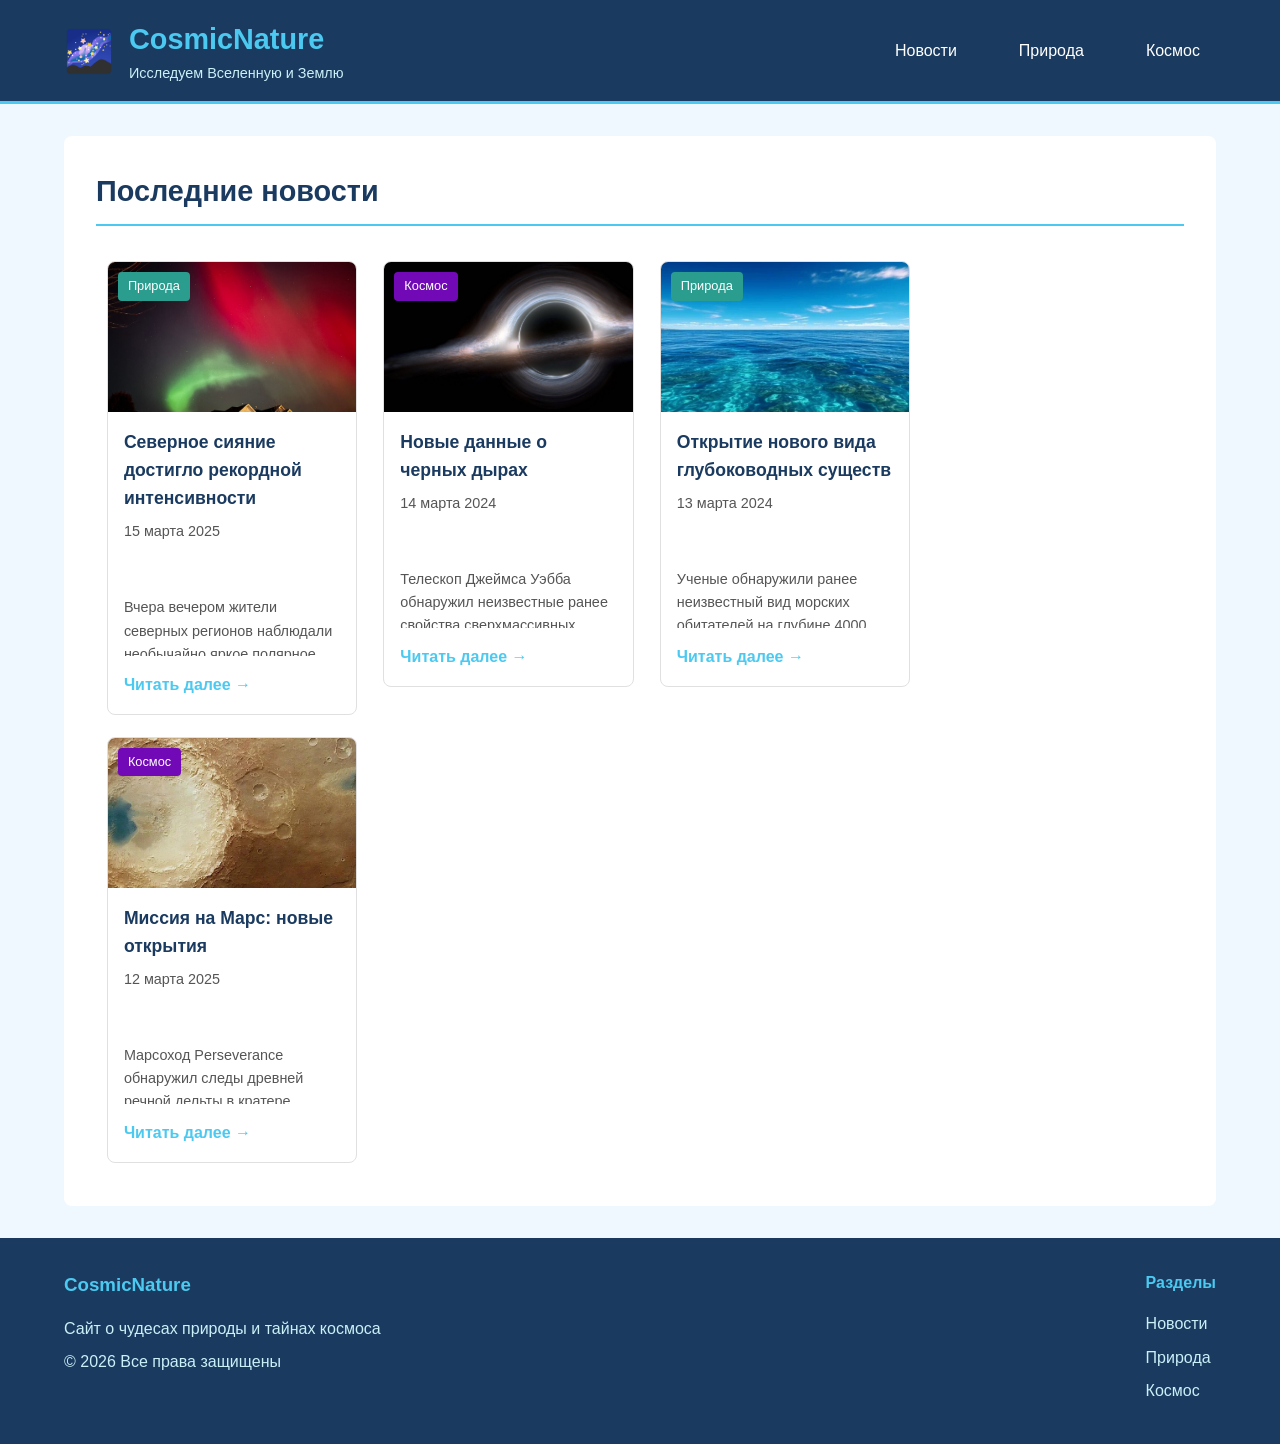
<file: rw/index.html>
<!DOCTYPE html>
<head>
    <meta charset="UTF-8">
    <meta name="Новости" content="Все обо всем">
   <title>Новости природы и космоса | CosmicNature</title>
    <link rel="stylesheet" href="style.css">
</head>
<body>
    <header class="site-header">
        <div class="header-container">
            <div class="logo">
                <div class="logo-icon">🌌</div>
                <div>
                    <h1 class="logo-text">CosmicNature</h1>
                    <p class="logo-tagline">Исследуем Вселенную и Землю</p>
                </div>
            </div>
            <nav class="main-nav">
                <ul>
                    <li><a href="index.html" class="nav-link">Новости</a></li>
                    <li><a href="nature.html" class="nav-link">Природа</a></li>
                    <li><a href="space.html" class="nav-link">Космос</a></li>
                </ul>
            </nav>
        </div>
    </header>

    <main class="main-content">
        <section id="news" class="news-section">
            <h2 class="section-title">Последние новости</h2>
            <div class="news-grid">
                <article class="news-card">
                    <div class="news-category nature-category">Природа</div>
                    <img src="light.jpg" alt="Северное сияние" class="news-image">
                    <div class="news-content">
                        <h3>Северное сияние достигло рекордной интенсивности</h3>
                        <p class="news-date">15 марта 2025</p>
                        <p>Вчера вечером жители северных регионов наблюдали необычайно яркое полярное сияние...</p>
                        <a href="severnoe.html" class="read-more">Читать далее →</a>
                    </div>
                </article>

                <article class="news-card">
                    <div class="news-category space-category">Космос</div>
                    <img src="hole.jpg" alt="Галактика" class="news-image">
                    <div class="news-content">
                        <h3>Новые данные о черных дырах</h3>
                        <p class="news-date">14 марта 2024</p>
                        <p>Телескоп Джеймса Уэбба обнаружил неизвестные ранее свойства сверхмассивных черных дыр...</p>
                        <a href="black.html" class="read-more">Читать далее →</a>
                    </div>
                </article>

                <article class="news-card">
                    <div class="news-category nature-category">Природа</div>
                    <img src="sea.jpg" alt="Океан" class="news-image">
                    <div class="news-content">
                        <h3>Открытие нового вида глубоководных существ</h3>
                        <p class="news-date">13 марта 2024</p>
                        <p>Ученые обнаружили ранее неизвестный вид морских обитателей на глубине 4000 метров...</p>
                        <a href="fish.html" class="read-more">Читать далее →</a>
                    </div>
                </article>

                <article class="news-card">
                    <div class="news-category space-category">Космос</div>
                    <img src="mars.jpg" alt="Вода на Марсе" class="news-image">
                    <div class="news-content">
                        <h3>Миссия на Марс: новые открытия</h3>
                        <p class="news-date">12 марта 2025</p>
                        <p>Марсоход Perseverance обнаружил следы древней речной дельты в кратере Езеро...</p>
                        <a href="mars.html" class="read-more">Читать далее →</a>
                    </div>
                </article>
            </div>
        </section>
    </main>

    <footer class="site-footer">
        <div class="footer-container">
            <div class="footer-info">
                <h3>CosmicNature</h3>
                <p>Сайт о чудесах природы и тайнах космоса</p>
                <p>© 2026 Все права защищены</p>
            </div>
            <div class="footer-links">
                <h4>Разделы</h4>
                <ul>
                    <li><a href="index.html#news">Новости</a></li>
                    <li><a href="nature.html">Природа</a></li>
                    <li><a href="space.html">Космос</a></li>
                </ul>
            </div>
        </div>
    </footer>
</body>
</html>
</file>
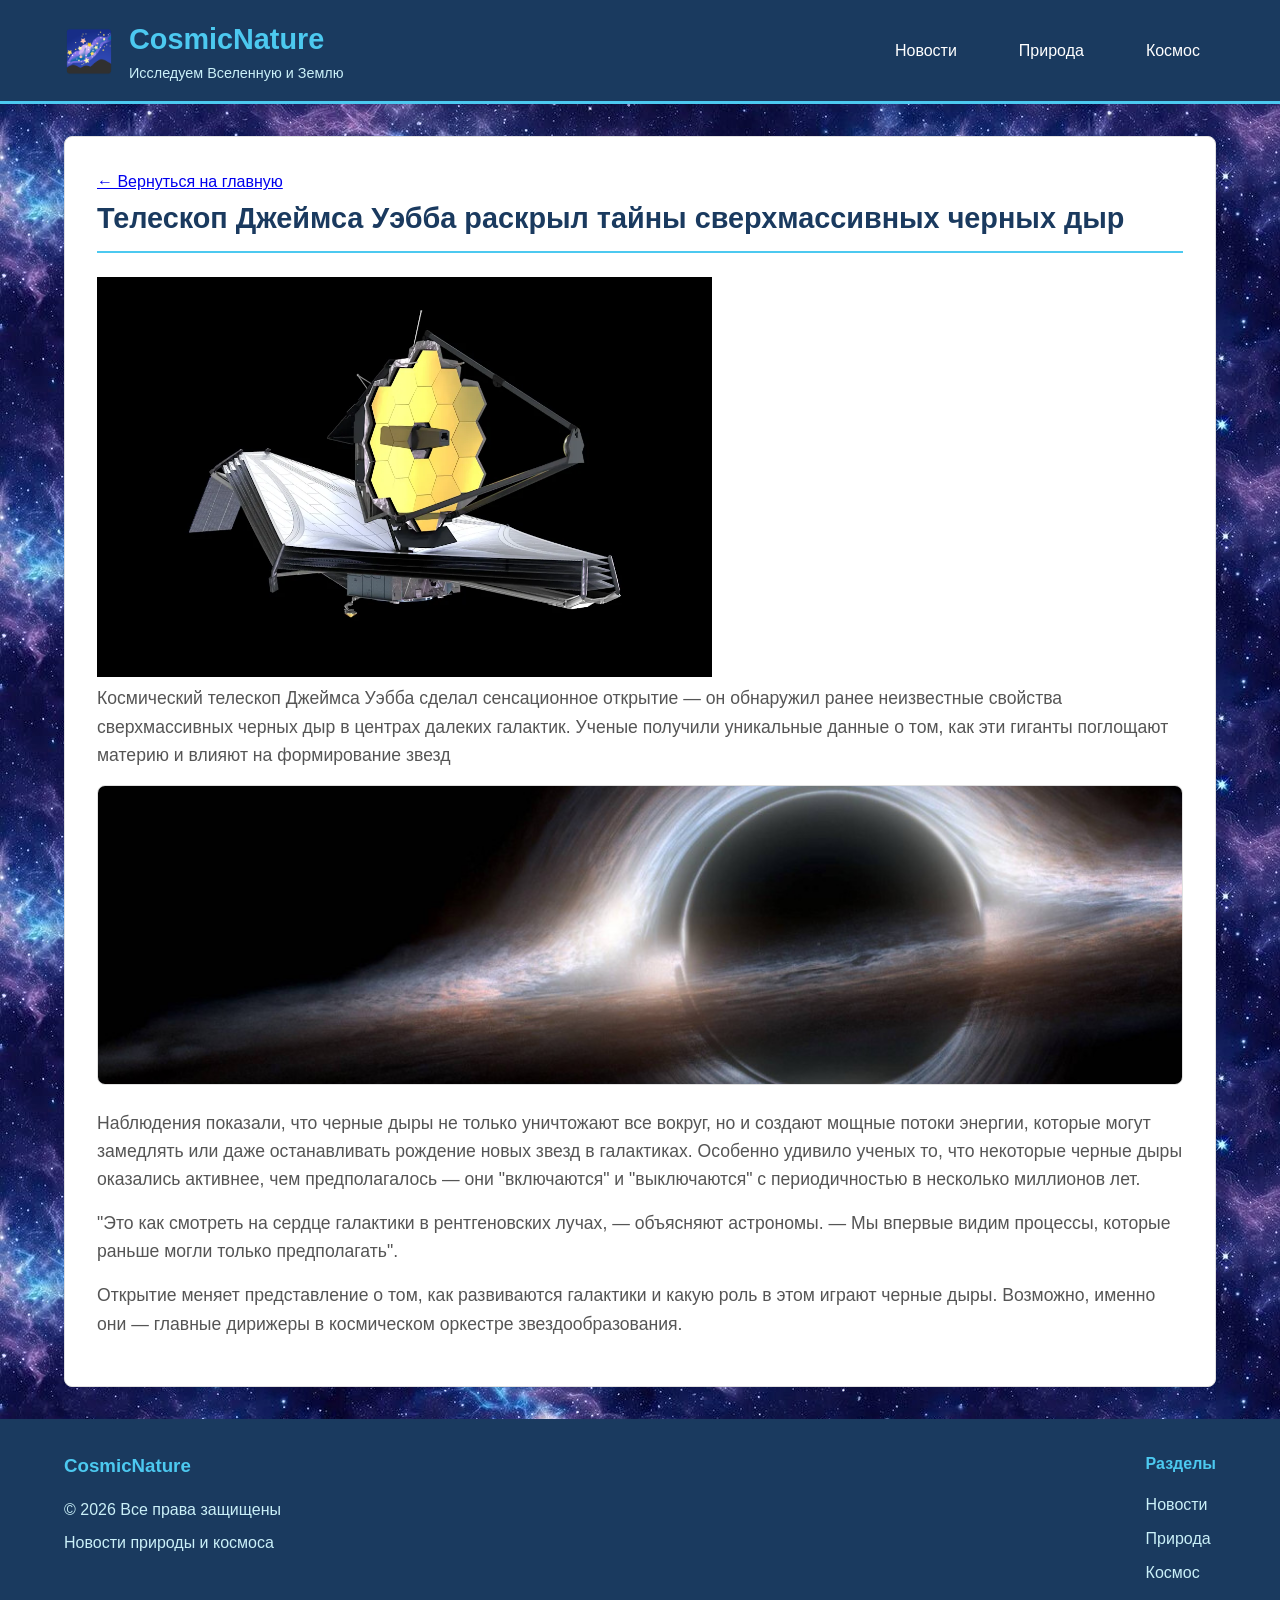
<file: rw/black.html>
<!DOCTYPE html>
<head>
    <meta charset="UTF-8">
    <meta name="Новости" content="Все обо всем">
   <title>Новости природы и космоса | CosmicNature</title>
    <link rel="stylesheet" href="style.css">
    <link rel="stylesheet" href="news.css">
</head>
<body class="cosmos">
    <header class="site-header">
        <div class="header-container">
            <div class="logo">
                <div class="logo-icon">🌌</div>
                <div>
                    <h1 class="logo-text">CosmicNature</h1>
                    <p class="logo-tagline">Исследуем Вселенную и Землю</p>
                </div>
            </div>
            <nav class="main-nav">
                <ul>
                    <li><a href="index.html" class="nav-link">Новости</a></li>
                    <li><a href="nature.html" class="nav-link">Природа</a></li>
                    <li><a href="space.html" class="nav-link">Космос</a></li>
                </ul>
            </nav>
        </div>
    </header>
    <main class="main-content">
        <article class="info">
            <div class="article-back">
                <a href="index.html" class="back-button">← Вернуться на главную</a>
            </div>
            <h2>Телескоп Джеймса Уэбба раскрыл тайны сверхмассивных черных дыр</h2>
            <img src="yeb.webp" class="ome" alt="Телескоп">
            <p>Космический телескоп Джеймса Уэбба сделал сенсационное открытие — он обнаружил ранее неизвестные свойства сверхмассивных черных дыр в центрах далеких галактик. Ученые получили уникальные данные о том, как эти гиганты поглощают материю и влияют на формирование звезд</p>
            <img src="hole.jpg" class="image" alt="Черная дыра">
            <p>Наблюдения показали, что черные дыры не только уничтожают все вокруг, но и создают мощные потоки энергии, которые могут замедлять или даже останавливать рождение новых звезд в галактиках. Особенно удивило ученых то, что некоторые черные дыры оказались активнее, чем предполагалось — они "включаются" и "выключаются" с периодичностью в несколько миллионов лет.</p>
            <p>"Это как смотреть на сердце галактики в рентгеновских лучах, — объясняют астрономы. — Мы впервые видим процессы, которые раньше могли только предполагать".</p>
            <p>Открытие меняет представление о том, как развиваются галактики и какую роль в этом играют черные дыры. Возможно, именно они — главные дирижеры в космическом оркестре звездообразования.</p>
        </article>

    </main>
    <footer class="site-footer">
        <div class="footer-container">
            <div class="footer-info">
                <h3>CosmicNature</h3>
                <p>© 2026 Все права защищены</p>
                <p>Новости природы и космоса</p>
            </div>
            <div class="footer-links">
                <h4>Разделы</h4>
                <ul>
                    <li><a href="index.html">Новости</a></li>
                    <li><a href="nature.html">Природа</a></li>
                    <li><a href="space.html">Космос</a></li>
                </ul>
            </div>
        </div>
    </footer>
</body>
</html>
</file>
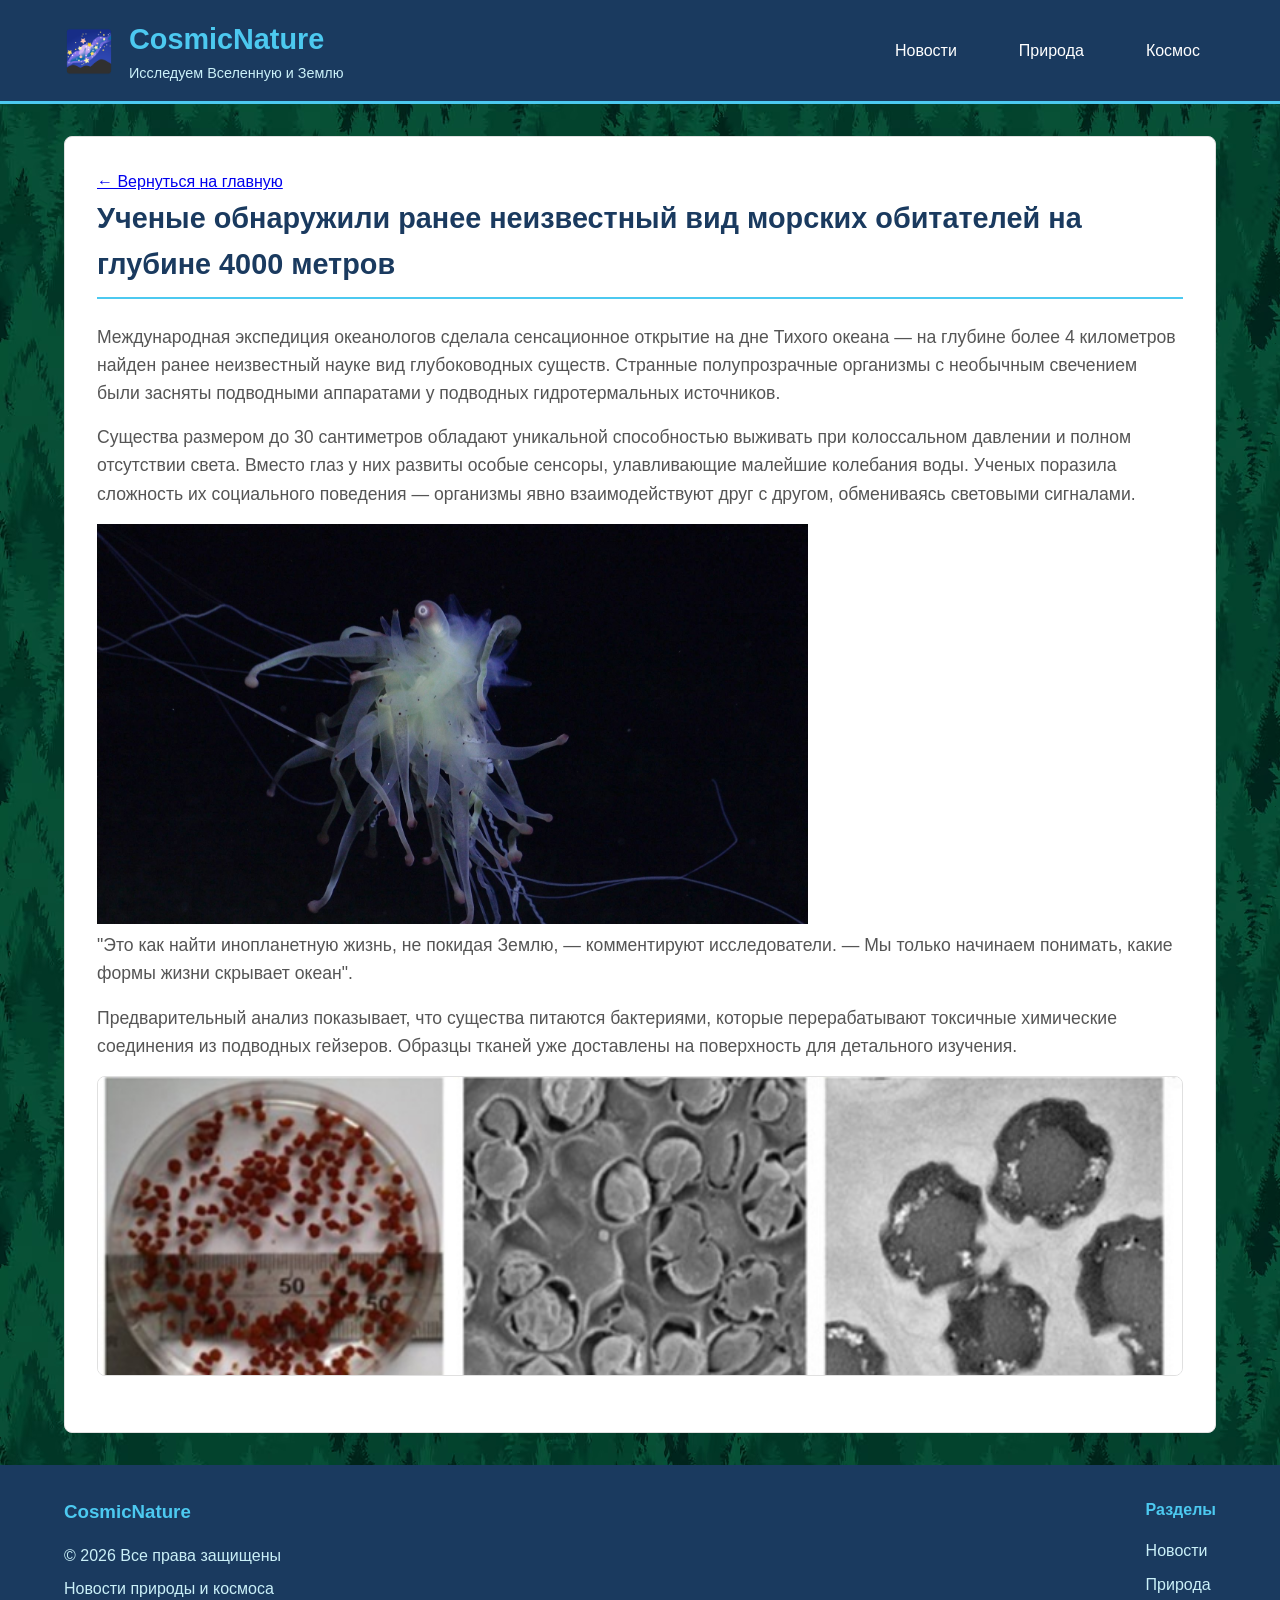
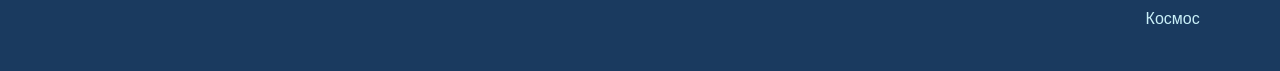
<file: rw/fish.html>
<!DOCTYPE html>
<head>
    <meta charset="UTF-8">
    <meta name="Новости" content="Все обо всем">
   <title>Новости природы и космоса | CosmicNature</title>
    <link rel="stylesheet" href="style.css">
    <link rel="stylesheet" href="news.css">
</head>
<body class="nature">
    <header class="site-header">
        <div class="header-container">
            <div class="logo">
                <div class="logo-icon">🌌</div>
                <div>
                    <h1 class="logo-text">CosmicNature</h1>
                    <p class="logo-tagline">Исследуем Вселенную и Землю</p>
                </div>
            </div>
            <nav class="main-nav">
                <ul>
                    <li><a href="index.html" class="nav-link">Новости</a></li>
                    <li><a href="nature.html" class="nav-link">Природа</a></li>
                    <li><a href="space.html" class="nav-link">Космос</a></li>
                </ul>
            </nav>
        </div>
    </header>
    <main class="main-content">
        <article class="info">
            <div class="article-back">
                <a href="index.html" class="back-button">← Вернуться на главную</a>
            </div>
            <h2>Ученые обнаружили ранее неизвестный вид морских обитателей на глубине 4000 метров</h2>
            <p>Международная экспедиция океанологов сделала сенсационное открытие на дне Тихого океана — на глубине более 4 километров найден ранее неизвестный науке вид глубоководных существ. Странные полупрозрачные организмы с необычным свечением были засняты подводными аппаратами у подводных гидротермальных источников.</p>
            <p>Существа размером до 30 сантиметров обладают уникальной способностью выживать при колоссальном давлении и полном отсутствии света. Вместо глаз у них развиты особые сенсоры, улавливающие малейшие колебания воды. Ученых поразила сложность их социального поведения — организмы явно взаимодействуют друг с другом, обмениваясь световыми сигналами.</p>
            <img src="riba.jpg" class="ome" alt="Существо">
            <p>"Это как найти инопланетную жизнь, не покидая Землю, — комментируют исследователи. — Мы только начинаем понимать, какие формы жизни скрывает океан".</p>
            <p>Предварительный анализ показывает, что существа питаются бактериями, которые перерабатывают токсичные химические соединения из подводных гейзеров. Образцы тканей уже доставлены на поверхность для детального изучения.</p>
            <img src="makro.jpg" alt="Бактерии" class="image">
        </article>
    </main>
    <footer class="site-footer">
        <div class="footer-container">
            <div class="footer-info">
                <h3>CosmicNature</h3>
                <p>© 2026 Все права защищены</p>
                <p>Новости природы и космоса</p>
            </div>
            <div class="footer-links">
                <h4>Разделы</h4>
                <ul>
                    <li><a href="index.html">Новости</a></li>
                    <li><a href="nature.html">Природа</a></li>
                    <li><a href="space.html">Космос</a></li>
                </ul>
            </div>
        </div>
    </footer>
</body>
</html>
</file>
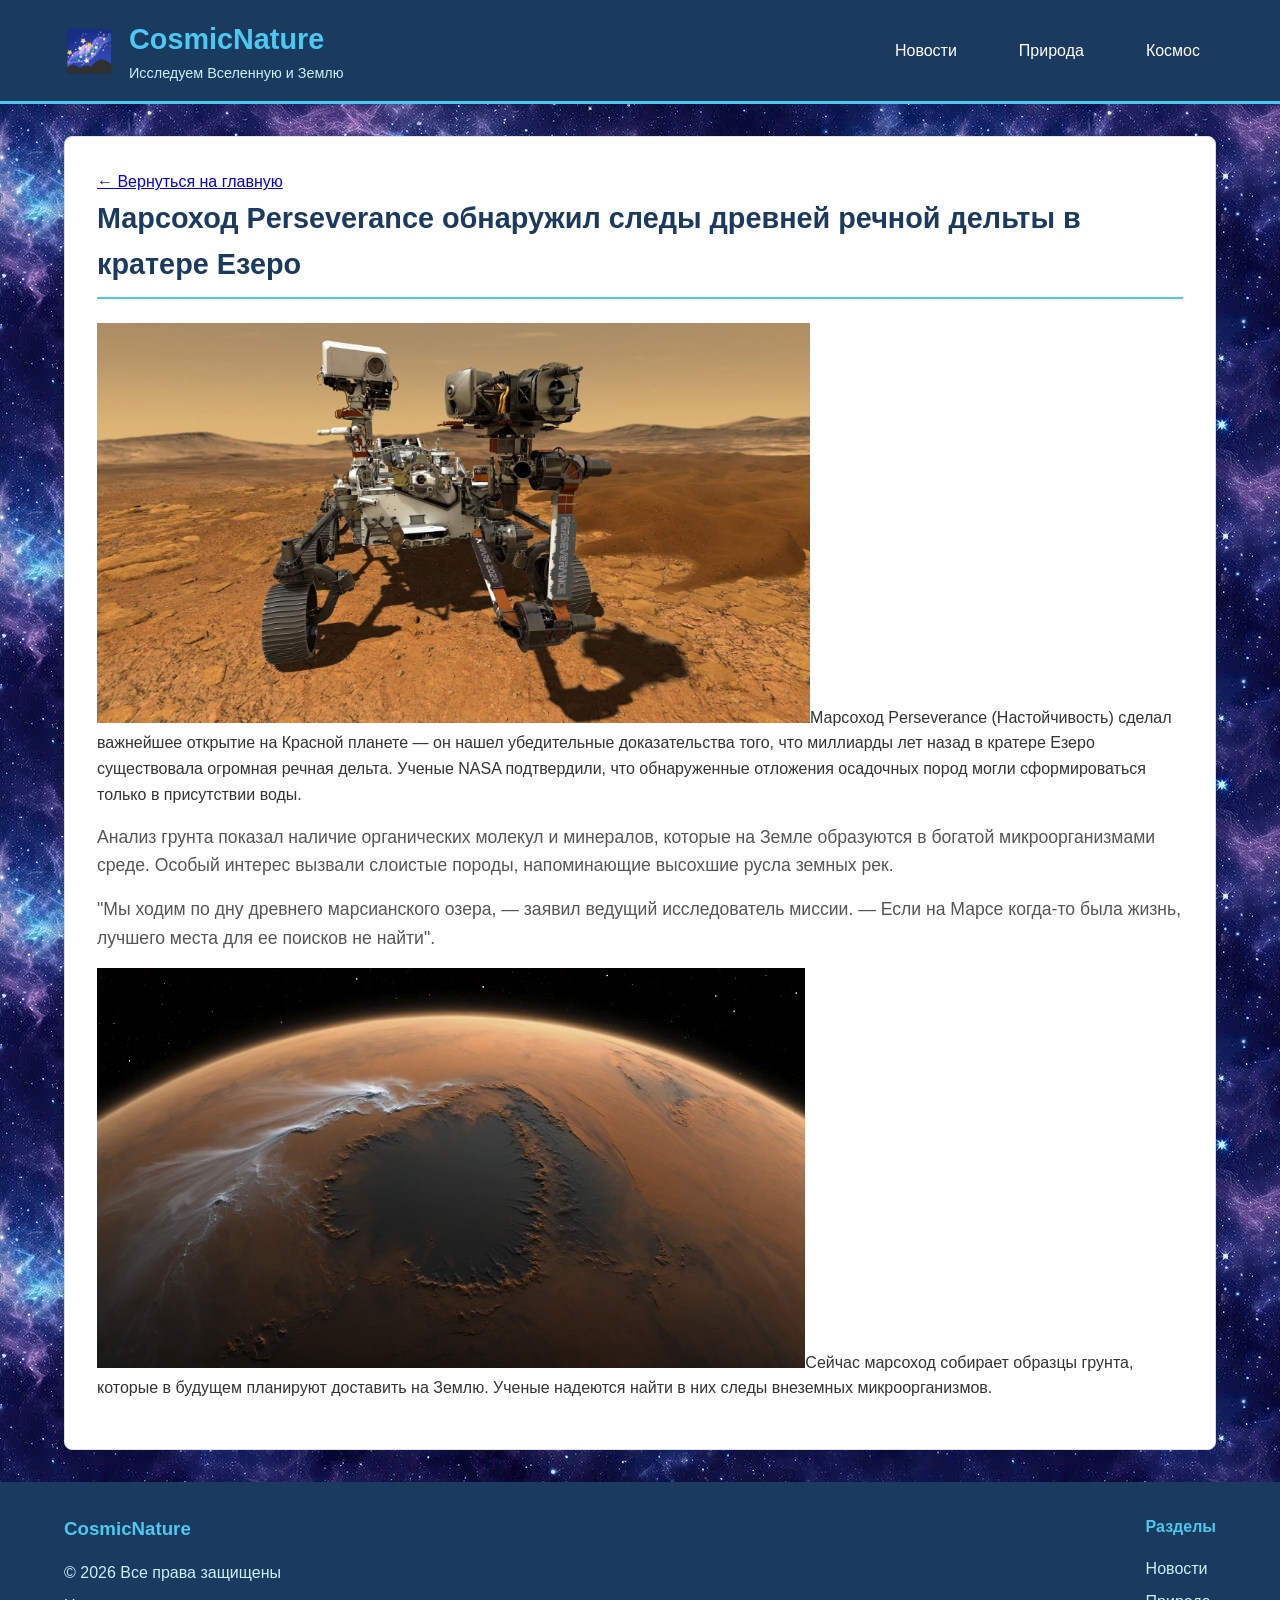
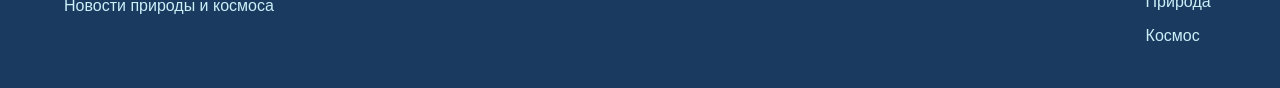
<file: rw/mars.html>
<!DOCTYPE html>
<head>
    <meta charset="UTF-8">
    <meta name="Новости" content="Все обо всем">
   <title>Новости природы и космоса | CosmicNature</title>
    <link rel="stylesheet" href="style.css">
    <link rel="stylesheet" href="news.css">
</head>
<body class="cosmos">
    <header class="site-header">
        <div class="header-container">
            <div class="logo">
                <div class="logo-icon">🌌</div>
                <div>
                    <h1 class="logo-text">CosmicNature</h1>
                    <p class="logo-tagline">Исследуем Вселенную и Землю</p>
                </div>
            </div>
            <nav class="main-nav">
                <ul>
                    <li><a href="index.html" class="nav-link">Новости</a></li>
                    <li><a href="nature.html" class="nav-link">Природа</a></li>
                    <li><a href="space.html" class="nav-link">Космос</a></li>
                </ul>
            </nav>
        </div>
    </header>
    <main class="main-content">
        <article class="info">
            <div class="article-back">
                <a href="index.html" class="back-button">← Вернуться на главную</a>
            </div>
            <h2>Марсоход Perseverance обнаружил следы древней речной дельты в кратере Езеро</h2>
            <img src="marso.jpg" alt="Марсоход" class="ome"
            <p>Марсоход Perseverance (Настойчивость) сделал важнейшее открытие на Красной планете — он нашел убедительные доказательства того, что миллиарды лет назад в кратере Езеро существовала огромная речная дельта. Ученые NASA подтвердили, что обнаруженные отложения осадочных пород могли сформироваться только в присутствии воды.</p>
            <p>Анализ грунта показал наличие органических молекул и минералов, которые на Земле образуются в богатой микроорганизмами среде. Особый интерес вызвали слоистые породы, напоминающие высохшие русла земных рек.</p>
            <p>"Мы ходим по дну древнего марсианского озера, — заявил ведущий исследователь миссии. — Если на Марсе когда-то была жизнь, лучшего места для ее поисков не найти".</p>
            <img src="mas.png" class="ome" alt="Вода на Марсе"
            <p>Сейчас марсоход собирает образцы грунта, которые в будущем планируют доставить на Землю. Ученые надеются найти в них следы внеземных микроорганизмов.</p>
        </article>
    </main>
    <footer class="site-footer">
        <div class="footer-container">
            <div class="footer-info">
                <h3>CosmicNature</h3>
                <p>© 2026 Все права защищены</p>
                <p>Новости природы и космоса</p>
            </div>
            <div class="footer-links">
                <h4>Разделы</h4>
                <ul>
                    <li><a href="index.html">Новости</a></li>
                    <li><a href="nature.html">Природа</a></li>
                    <li><a href="space.html">Космос</a></li>
                </ul>
            </div>
        </div>
    </footer>
</body>
</html>
</file>
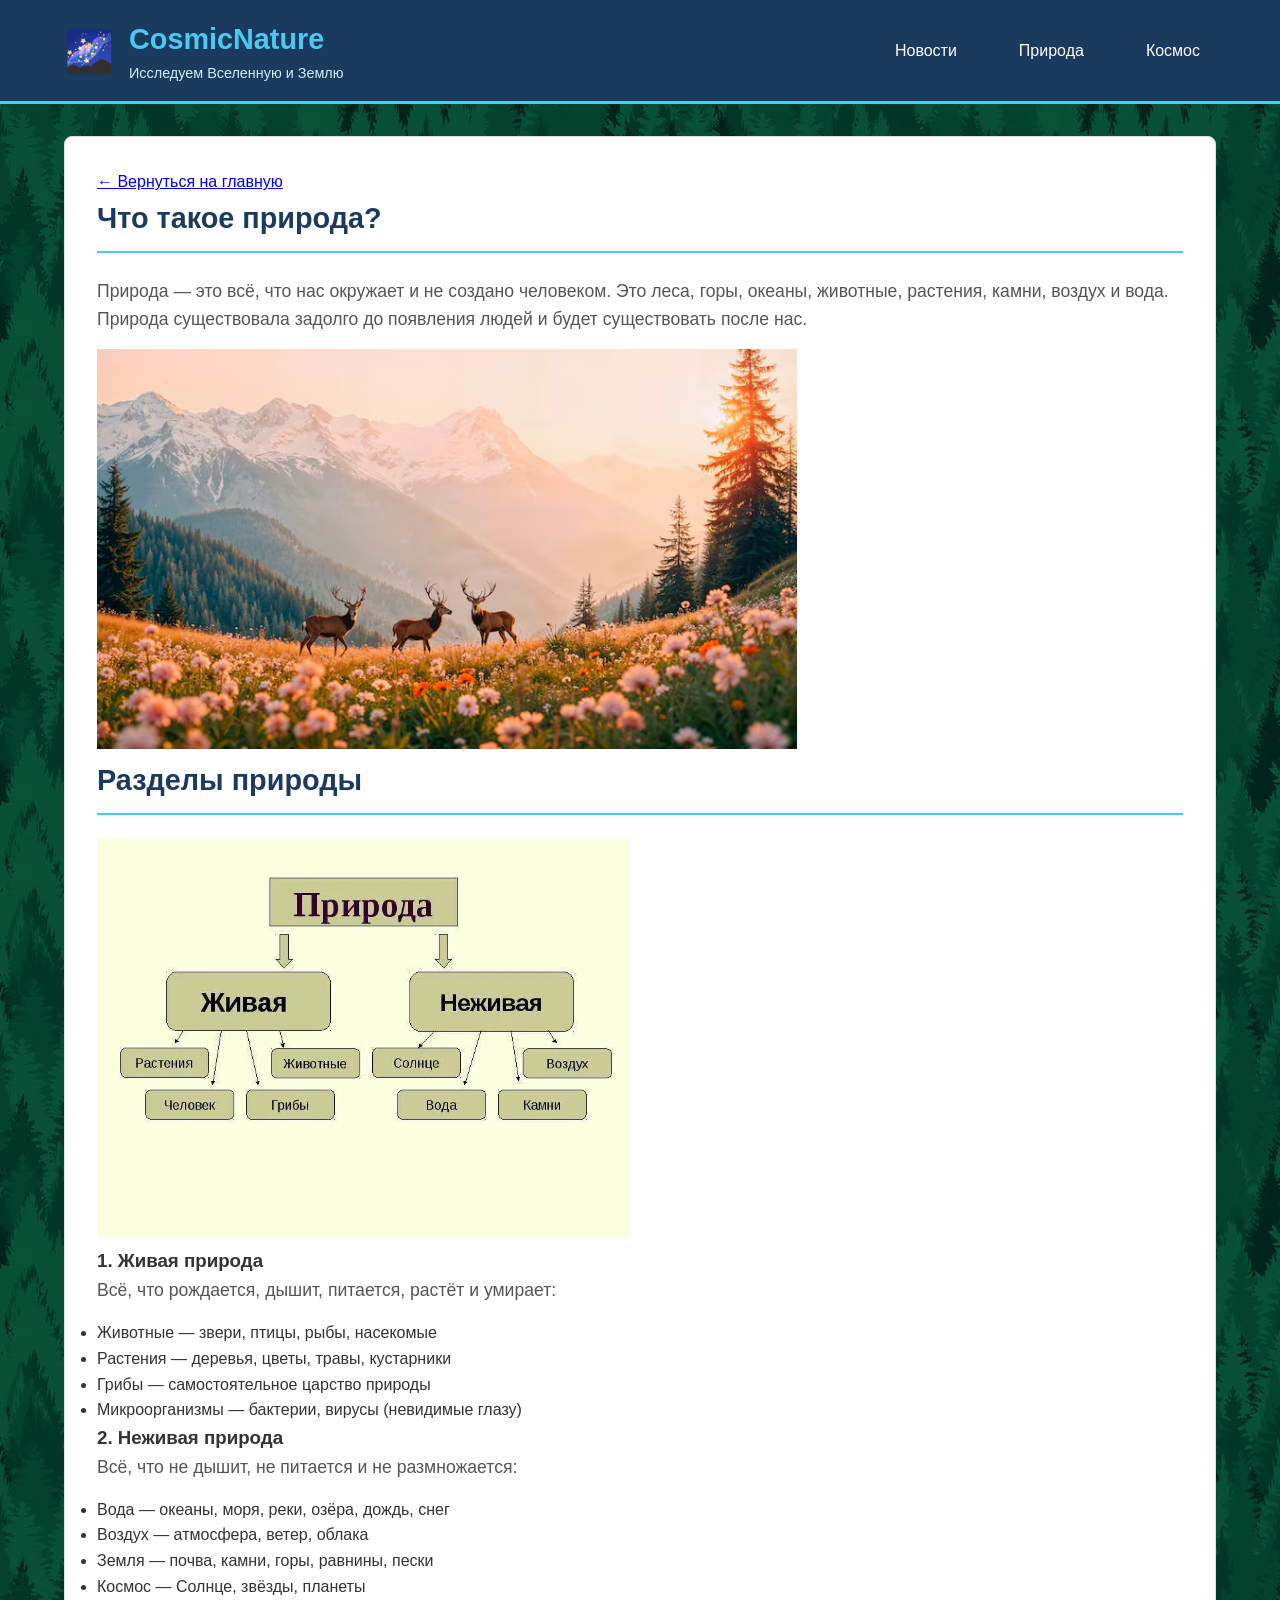
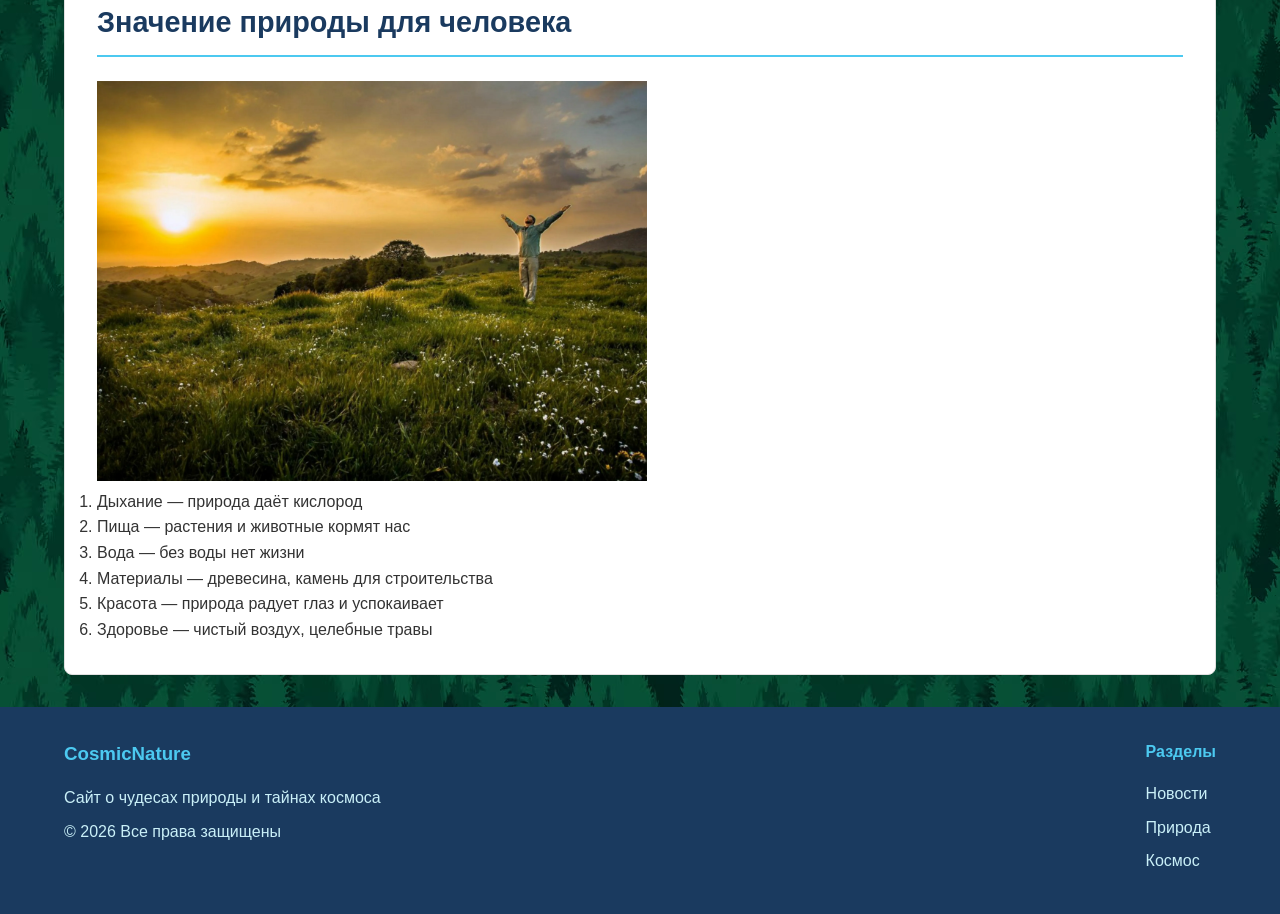
<file: rw/nature.html>
<!DOCTYPE html>
<head>
    <meta charset="UTF-8">
    <meta name="Природа" content="Природа и земля">
    <title>Раздел Природа | CosmicNature</title>
    <link rel="stylesheet" href="style.css">
    <link rel="stylesheet" href="news.css">
</head>
<body class="nature">
    <header class="site-header">
        <div class="header-container">
            <div class="logo">
                <div class="logo-icon">🌌</div>
                <div>
                    <h1 class="logo-text">CosmicNature</h1>
                    <p class="logo-tagline">Исследуем Вселенную и Землю</p>
                </div>
            </div>
            <nav class="main-nav">
                <ul>
                    <li><a href="index.html" class="nav-link">Новости</a></li>
                    <li><a href="nature.html" class="nav-link">Природа</a></li>
                    <li><a href="space.html" class="nav-link">Космос</a></li>
                </ul>
            </nav>
        </div>
    </header>
    <main class="main-content">
        <article class="info">
            <div class="article-back">
                <a href="index.html" class="back-button">← Вернуться на главную</a>
            </div>
            <h2>Что такое природа?</h2>
            <p>Природа — это всё, что нас окружает и не создано человеком. Это леса, горы, океаны, животные, растения, камни, воздух и вода. Природа существовала задолго до появления людей и будет существовать после нас.</p>
            <img src="priroda.avif" alt="Природа" class="ome">
            <h2>Разделы природы</h2>
            <img src="razdel.webp" alt="Древо природы" class="ome">
            <h3>1. Живая природа</h3>
            <p>Всё, что рождается, дышит, питается, растёт и умирает:</p>
            <ul>
                <li>Животные — звери, птицы, рыбы, насекомые</li>
                <li>Растения — деревья, цветы, травы, кустарники</li>
                <li>Грибы — самостоятельное царство природы</li>
                <li>Микроорганизмы — бактерии, вирусы (невидимые глазу)</li>
            </ul>
            <h3>2. Неживая природа</h3>
            <p>Всё, что не дышит, не питается и не размножается:</p>
            <ul>
                <li>Вода — океаны, моря, реки, озёра, дождь, снег</li>
                <li>Воздух — атмосфера, ветер, облака</li>
                <li>Земля — почва, камни, горы, равнины, пески</li>
                <li>Космос — Солнце, звёзды, планеты</li>
            </ul>
            <h2>Значение природы для человека</h2>
            <img src="chel.webp" alt="Природа с человеком" class="ome">
            <ol>
                <li>Дыхание — природа даёт кислород</li>
                <li>Пища — растения и животные кормят нас</li>
                <li>Вода — без воды нет жизни</li>
                <li>Материалы — древесина, камень для строительства</li>
                <li>Красота — природа радует глаз и успокаивает</li>
                <li>Здоровье — чистый воздух, целебные травы</li>
            </ol>
        </article>
    </main>

    <footer class="site-footer">
        <div class="footer-container">
            <div class="footer-info">
                <h3>CosmicNature</h3>
                <p>Сайт о чудесах природы и тайнах космоса</p>
                <p>© 2026 Все права защищены</p>
            </div>
            <div class="footer-links">
                <h4>Разделы</h4>
                <ul>
                    <li><a href="index.html#news">Новости</a></li>
                    <li><a href="nature.html">Природа</a></li>
                    <li><a href="space.html">Космос</a></li>
                </ul>
            </div>
        </div>
    </footer>
</body>
</html>
</file>
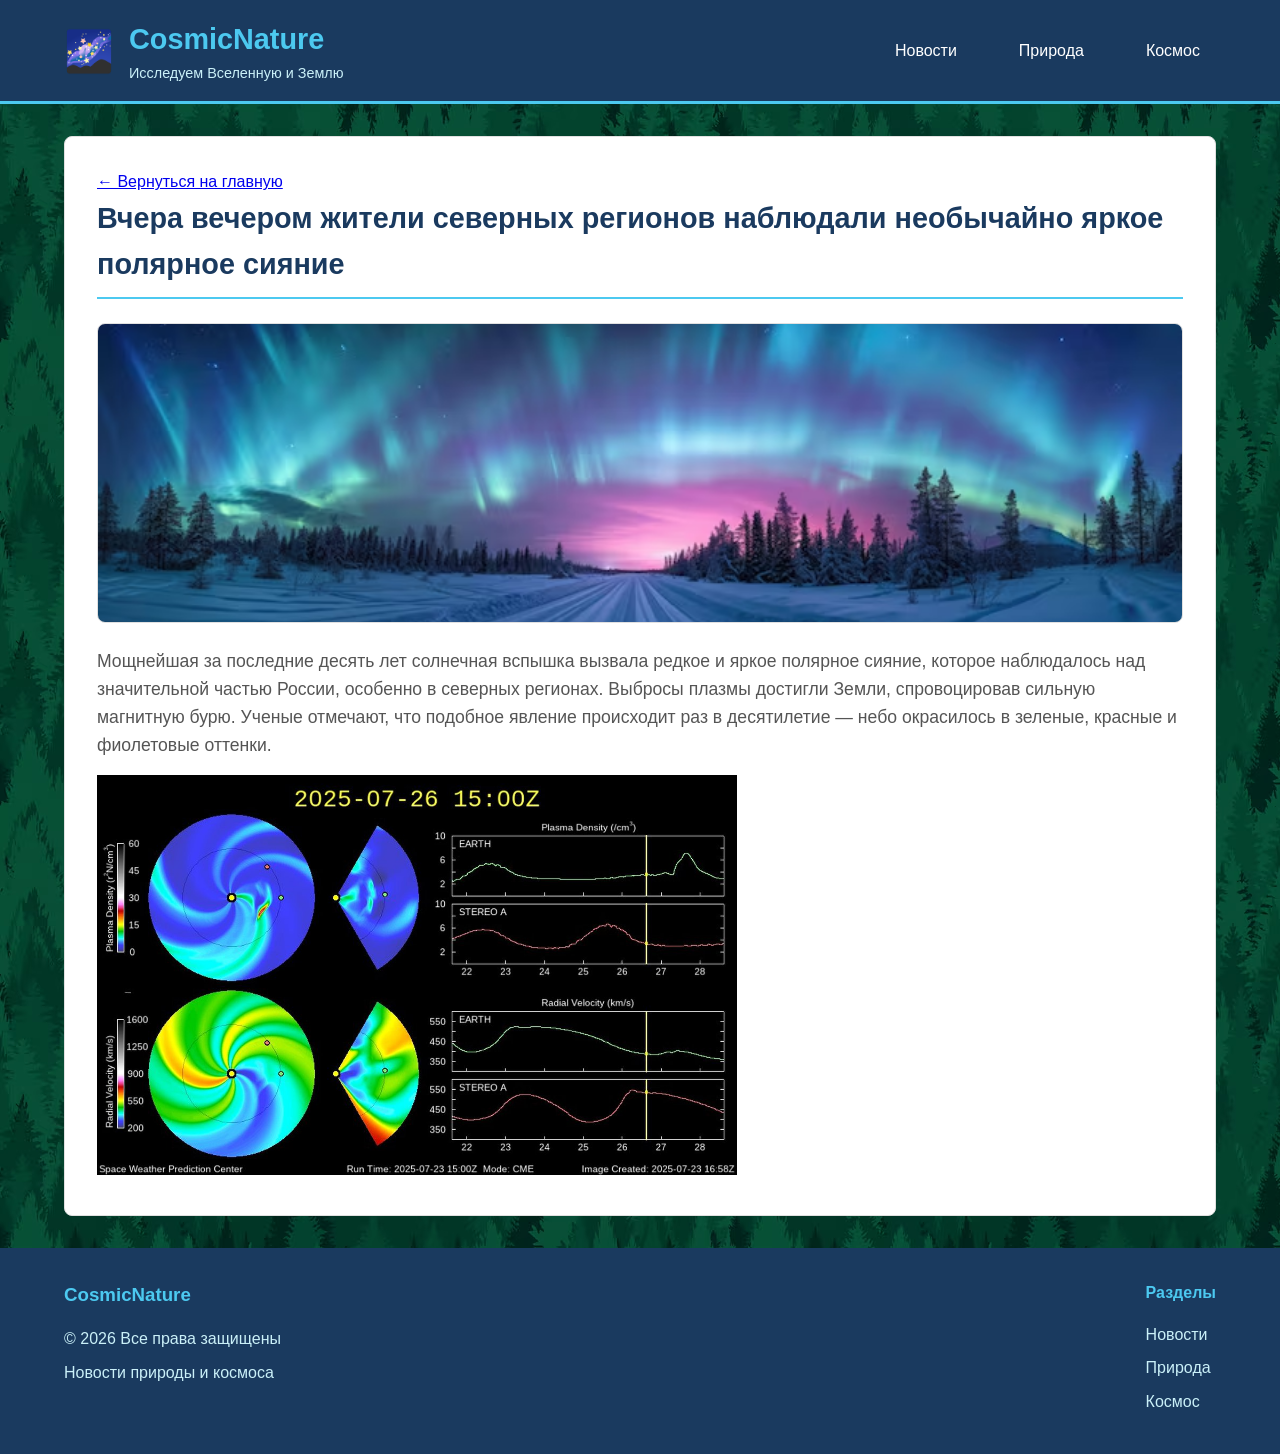
<file: rw/severnoe.html>
<!DOCTYPE html>
<head>
    <meta charset="UTF-8">
    <meta name="Новости" content="Все обо всем">
    <title>Новости природы и космоса | CosmicNature</title>
    <link rel="stylesheet" href="style.css">
    <link rel="stylesheet" href="news.css">
</head>
<body class="nature">
    <header class="site-header">
        <div class="header-container">
            <div class="logo">
                <div class="logo-icon">🌌</div>
                <div>
                    <h1 class="logo-text">CosmicNature</h1>
                    <p class="logo-tagline">Исследуем Вселенную и Землю</p>
                </div>
            </div>
            <nav class="main-nav">
                <ul>
                    <li><a href="index.html" class="nav-link">Новости</a></li>
                    <li><a href="nature.html" class="nav-link">Природа</a></li>
                    <li><a href="space.html" class="nav-link">Космос</a></li>
                </ul>
            </nav>
        </div>
    </header>

    <main class="main-content">
        <article class="info">
            <div class="article-back">
                <a href="index.html" class="back-button">← Вернуться на главную</a>
            </div>
            <h2>Вчера вечером жители северных регионов наблюдали необычайно яркое полярное сияние</h2>
            <img src="amage.avif" alt="Северное сияние" class="image">
            <p>Мощнейшая за последние десять лет солнечная вспышка вызвала редкое и яркое полярное сияние, которое наблюдалось над значительной частью России, особенно в северных регионах. Выбросы плазмы достигли Земли, спровоцировав сильную магнитную бурю. Ученые отмечают, что подобное явление происходит раз в десятилетие — небо окрасилось в зеленые, красные и фиолетовые оттенки.</p>
            <img src="ana.jpg" alt="Аналитика" class="ome">
        </article>
    </main>

    <footer class="site-footer">
        <div class="footer-container">
            <div class="footer-info">
                <h3>CosmicNature</h3>
                <p>© 2026 Все права защищены</p>
                <p>Новости природы и космоса</p>
            </div>
            <div class="footer-links">
                <h4>Разделы</h4>
                <ul>
                    <li><a href="index.html">Новости</a></li>
                    <li><a href="nature.html">Природа</a></li>
                    <li><a href="space.html">Космос</a></li>
                </ul>
            </div>
        </div>
    </footer>
</body>
</html>
</file>
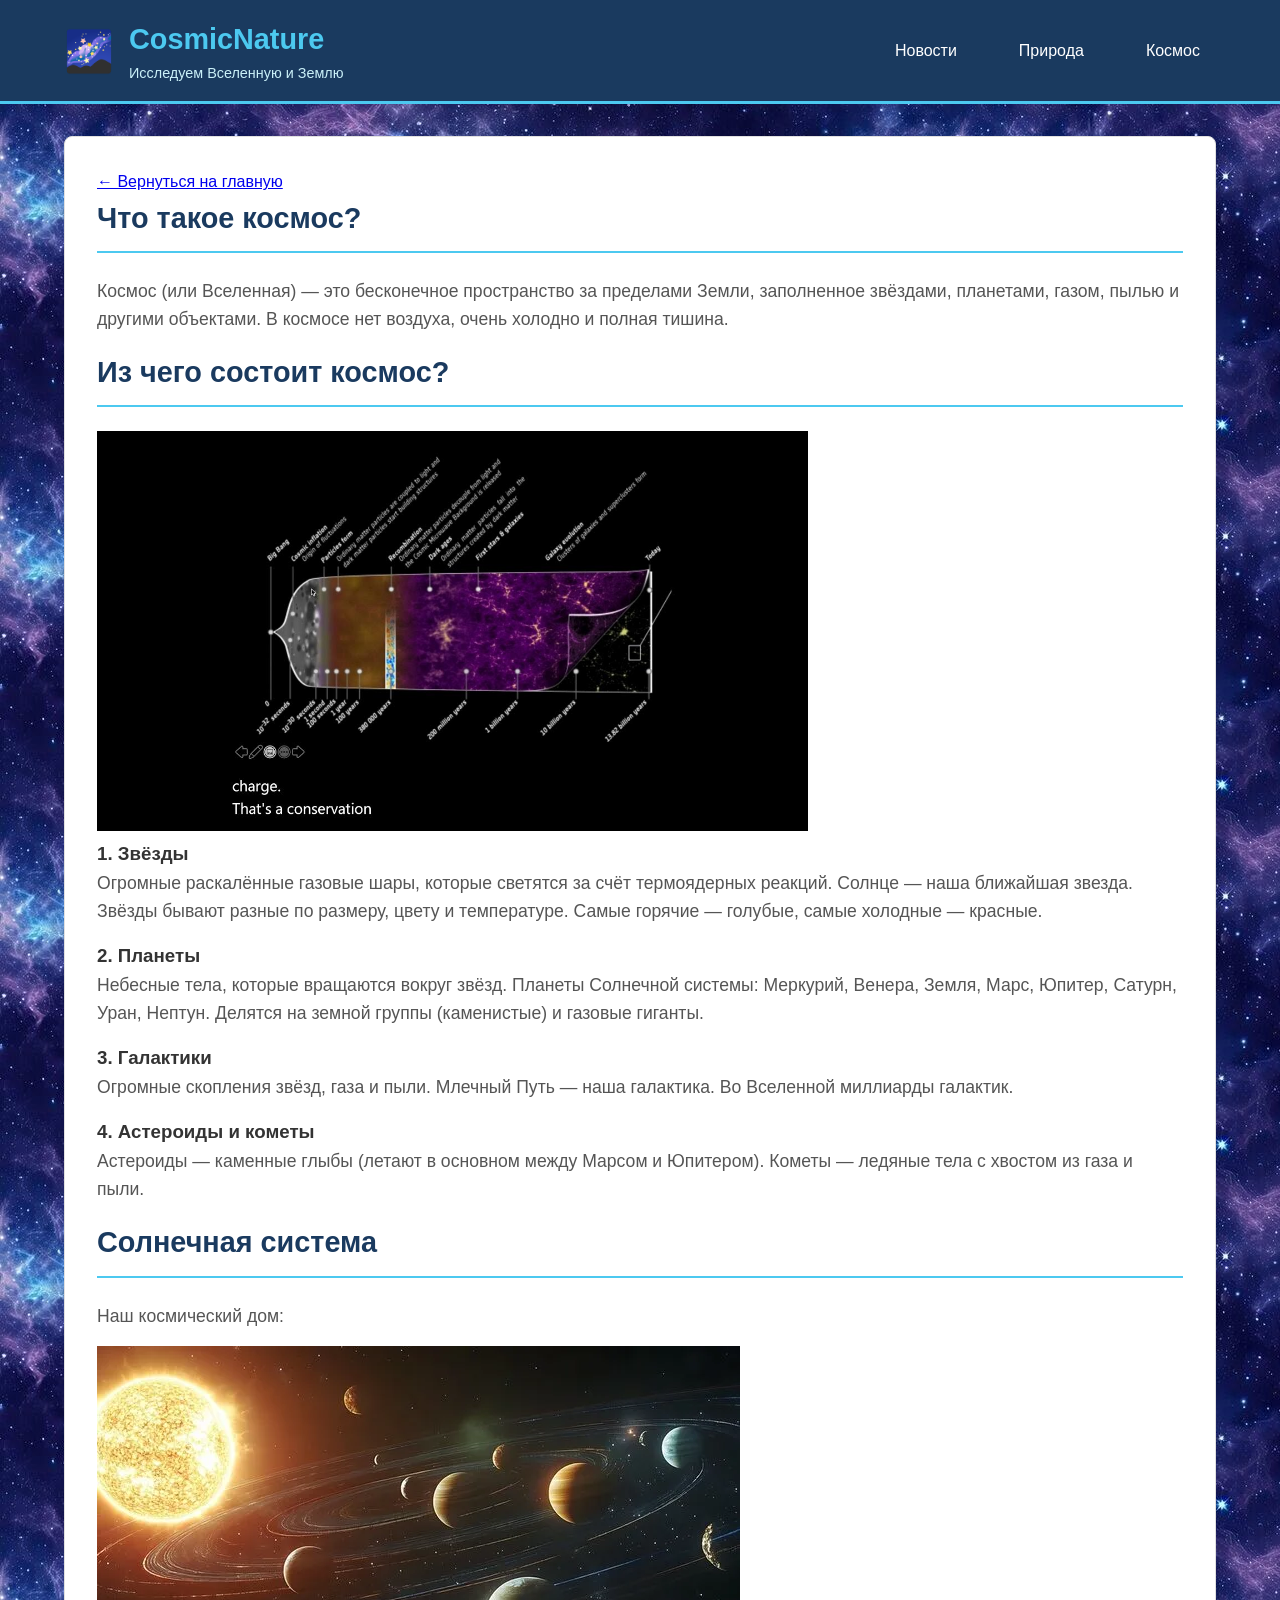
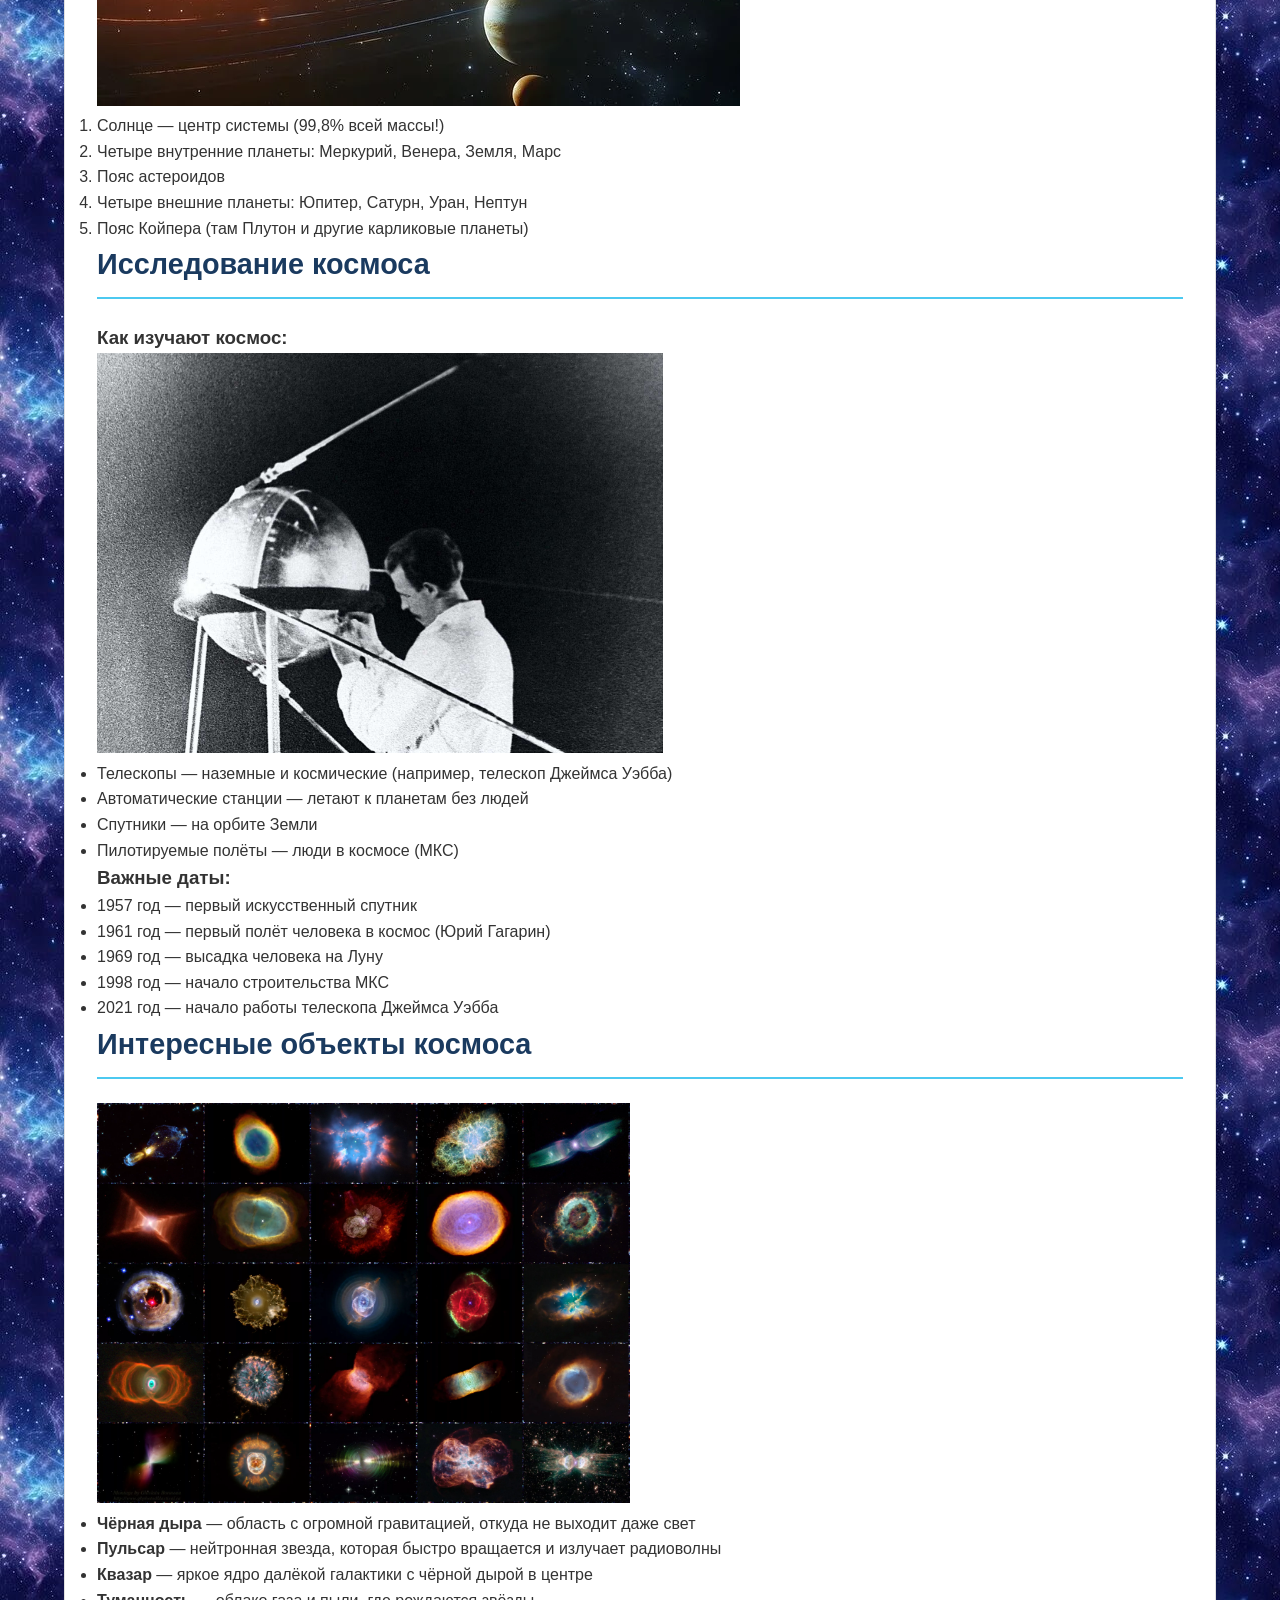
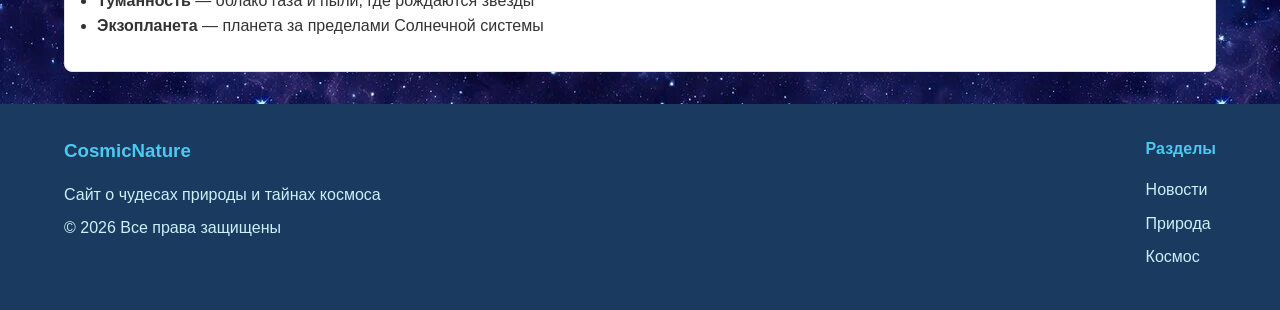
<file: rw/space.html>
<!DOCTYPE html>
<head>
    <meta charset="UTF-8">
    <meta name="Космос" content="Космос и вселенная">
    <title>Раздел Космос | CosmicNature</title>
    <link rel="stylesheet" href="style.css">
    <link rel="stylesheet" href="news.css">
</head>
<body class="cosmos">
    <header class="site-header">
        <div class="header-container">
            <div class="logo">
                <div class="logo-icon">🌌</div>
                <div>
                    <h1 class="logo-text">CosmicNature</h1>
                    <p class="logo-tagline">Исследуем Вселенную и Землю</p>
                </div>
            </div>
            <nav class="main-nav">
                <ul>
                    <li><a href="index.html" class="nav-link">Новости</a></li>
                    <li><a href="nature.html" class="nav-link">Природа</a></li>
                    <li><a href="space.html" class="nav-link">Космос</a></li>
                </ul>
            </nav>
        </div>
    </header>
    <main class="main-content">
        <article class="info">
            <div class="article-back">
                <a href="index.html" class="back-button">← Вернуться на главную</a>
            </div>
            <h2>Что такое космос?</h2>
            <p>Космос (или Вселенная) — это бесконечное пространство за пределами Земли, заполненное звёздами, планетами, газом, пылью и другими объектами. В космосе нет воздуха, очень холодно и полная тишина.</p>
            
            <h2>Из чего состоит космос?</h2>
            <img src="sostav.jpg" alt="Состав космоса" class="ome">
            <h3>1. Звёзды</h3>
            <p>Огромные раскалённые газовые шары, которые светятся за счёт термоядерных реакций. Солнце — наша ближайшая звезда. Звёзды бывают разные по размеру, цвету и температуре. Самые горячие — голубые, самые холодные — красные.</p>
            
            <h3>2. Планеты</h3>
            <p>Небесные тела, которые вращаются вокруг звёзд. Планеты Солнечной системы: Меркурий, Венера, Земля, Марс, Юпитер, Сатурн, Уран, Нептун. Делятся на земной группы (каменистые) и газовые гиганты.</p>
            
            <h3>3. Галактики</h3>
            <p>Огромные скопления звёзд, газа и пыли. Млечный Путь — наша галактика. Во Вселенной миллиарды галактик.</p>
            
            <h3>4. Астероиды и кометы</h3>
            <p>Астероиды — каменные глыбы (летают в основном между Марсом и Юпитером). Кометы — ледяные тела с хвостом из газа и пыли.</p>
            
            <h2>Солнечная система</h2>
            <p>Наш космический дом:</p>
            <img src="planet.webp" alt="Солнечная система" class="ome">
            <ol>
                <li>Солнце — центр системы (99,8% всей массы!)</li>
                <li>Четыре внутренние планеты: Меркурий, Венера, Земля, Марс</li>
                <li>Пояс астероидов</li>
                <li>Четыре внешние планеты: Юпитер, Сатурн, Уран, Нептун</li>
                <li>Пояс Койпера (там Плутон и другие карликовые планеты)</li>
            </ol>
            
            <h2>Исследование космоса</h2>
            <h3>Как изучают космос:</h3>
            <img src="issledovat.jpg" alt="Первый спутник" class="ome">
            <ul>
                <li>Телескопы — наземные и космические (например, телескоп Джеймса Уэбба)</li>
                <li>Автоматические станции — летают к планетам без людей</li>
                <li>Спутники — на орбите Земли</li>
                <li>Пилотируемые полёты — люди в космосе (МКС)</li>
            </ul>
            
            <h3>Важные даты:</h3>
            <ul>
                <li>1957 год — первый искусственный спутник</li>
                <li>1961 год — первый полёт человека в космос (Юрий Гагарин)</li>
                <li>1969 год — высадка человека на Луну</li>
                <li>1998 год — начало строительства МКС</li>
                <li>2021 год — начало работы телескопа Джеймса Уэбба</li>
            </ul>
            
            <h2>Интересные объекты космоса</h2>
            <img src="object.webp" alt="Обьекты космоса" class="ome">
            <ul>
                <li><strong>Чёрная дыра</strong> — область с огромной гравитацией, откуда не выходит даже свет</li>
                <li><strong>Пульсар</strong> — нейтронная звезда, которая быстро вращается и излучает радиоволны</li>
                <li><strong>Квазар</strong> — яркое ядро далёкой галактики с чёрной дырой в центре</li>
                <li><strong>Туманность</strong> — облако газа и пыли, где рождаются звёзды</li>
                <li><strong>Экзопланета</strong> — планета за пределами Солнечной системы</li>
            </ul>
        </article>
    </main>

    <footer class="site-footer">
        <div class="footer-container">
            <div class="footer-info">
                <h3>CosmicNature</h3>
                <p>Сайт о чудесах природы и тайнах космоса</p>
                <p>© 2026 Все права защищены</p>
            </div>
            <div class="footer-links">
                <h4>Разделы</h4>
                <ul>
                    <li><a href="index.html#news">Новости</a></li>
                    <li><a href="nature.html">Природа</a></li>
                    <li><a href="space.html">Космос</a></li>
                </ul>
            </div>
        </div>
    </footer>
</body>
</html>
</file>
<file: rw/style.css>
* {
        margin: 0;
        padding: 0;
        box-sizing: border-box;
    }

    body {
        font-family: Arial;
        line-height: 1.6;
        color: #333;
        background-color: #f0f8ff;
    }

    /* ========== ШАПКА САЙТА ========== */
    .site-header {
        background-color: #1a3a5f;
        color: white;
        padding: 1rem 0;
        border-bottom: 3px solid #4cc9f0;
        position: sticky;
        top: 0;
        z-index: 1000;
    }

    .header-container {
        width: 90%;
        max-width: 1200px;
        margin: 0 auto;
        display: flex;
        justify-content: space-between;
        align-items: center;
    }

    .logo {
        display: flex;
        align-items: center;
        gap: 15px;
    }

    .logo-icon {
        font-size: 2.5rem;
    }

    .logo-text {
        color: #4cc9f0;
        font-size: 1.8rem;
        font-weight: 700;
    }

    .logo-tagline {
        color: #caf0f8;
        font-size: 0.9rem;
    }

    /* ========== НАВИГАЦИЯ ========== */
    .main-nav ul {
        display: flex;
        list-style: none;
        gap: 30px;
    }

    .nav-link {
        color: white;
        text-decoration: none;
        padding: 8px 16px;
        border-radius: 4px;
    }

    .nav-link:hover {
        background-color: #4cc9f0;
    }

    /* ========== ОСНОВНОЙ КОНТЕНТ ========== */
    .main-content {
        width: 90%;
        max-width: 1200px;
        margin: 2rem auto;
    }

    /* ========== НОВОСТИ ========== */
    .news-section {
        background: white;
        padding: 2rem;
        border-radius: 8px;
        margin-bottom: 2rem;
    }

    .section-title {
        color: #1a3a5f;
        margin-bottom: 1.5rem;
        padding-bottom: 10px;
        border-bottom: 2px solid #4cc9f0;
        font-size: 1.8rem;
    }

    .news-card {
        display: inline-block;
        width: 23%;
        margin: 1%;
        vertical-align: top;
        background: white;
        border: 1px solid #e0e0e0;
        border-radius: 8px;
        overflow: hidden;
        position: relative;
    }

    .news-image {
        width: 100%;
        height: 150px;
        object-fit: cover;
        display: block;
    }

    .news-category {
        position: absolute;
        top: 10px;
        left: 10px;
        padding: 4px 10px;
        border-radius: 4px;
        font-size: 0.8rem;
        color: white;
        z-index: 2;
    }

    .nature-category {
        background-color: #2a9d8f;
    }

    .space-category {
        background-color: #7209b7;
    }

    .news-content {
        padding: 1rem;
    }

    .news-content h3 {
        color: #1a3a5f;
        margin-bottom: 0.5rem;
        font-size: 1.1rem;
    }

    .news-date {
        color: #666;
        font-size: 0.85rem;
        margin-bottom: 0.8rem;
    }

    .news-content p {
        color: #555;
        margin-bottom: 1rem;
        font-size: 0.9rem;
        height: 60px;
        overflow: hidden;
    }

    .read-more {
        color: #4cc9f0;
        text-decoration: none;
        font-weight: 600;
    }

    .read-more:hover {
        text-decoration: underline;
    }

    /* ========== ПОДВАЛ ========== */
    .site-footer {
        background-color: #1a3a5f;
        color: white;
        padding: 2rem 0;
        margin-top: 2rem;
    }

    .footer-container {
        width: 90%;
        max-width: 1200px;
        margin: 0 auto;
        display: flex;
        justify-content: space-between;
    }

    .footer-info h3 {
        color: #4cc9f0;
        margin-bottom: 1rem;
    }

    .footer-info p {
        color: #caf0f8;
        margin-bottom: 0.5rem;
    }

    .footer-links h4 {
        color: #4cc9f0;
        margin-bottom: 1rem;
    }

    .footer-links ul {
        list-style: none;
    }

    .footer-links li {
        margin-bottom: 0.5rem;
    }

    .footer-links a {
        color: #caf0f8;
        text-decoration: none;
    }

    .footer-links a:hover {
        color: #4cc9f0;
    }
</file>
<file: rw/news.css>
.info {
    background: white;
    padding: 2rem;
    margin-bottom: 2rem;
    border: 1px solid #e0e0e0;
    border-radius: 8px;
    position: relative;
}

.info h2 {
    color: #1a3a5f;
    font-size: 1.8rem;
    margin-bottom: 1.5rem;
    padding-bottom: 10px;
    border-bottom: 2px solid #4cc9f0;
    font-family: Arial;
    font-weight: 700;
}

.image {
    width: 100%;
    height: 300px;
    object-fit: cover;
    border: 1px solid #e0e0e0;
    border-radius: 8px;
    margin-bottom: 1.5rem;
    display: block;
}

.info p {
    color: #555;
    font-size: 1.1rem;
    line-height: 1.6;
    margin-bottom: 1rem;
    font-family: Arial;
}

.news-date {
    color: #666;
    font-size: 0.85rem;
    margin-bottom: 1rem;
    font-family: Arial;
}
.ome{
    object-fit: contain;
    max-width: 800px;
    max-height: 400px;
}
.cosmos{
    background-image:url("cosmos.jpg");
    background-repeat: repeat;
}
.nature{
    background-image: url("nature.avif");
    background-repeat: repeat;
}
</file>
